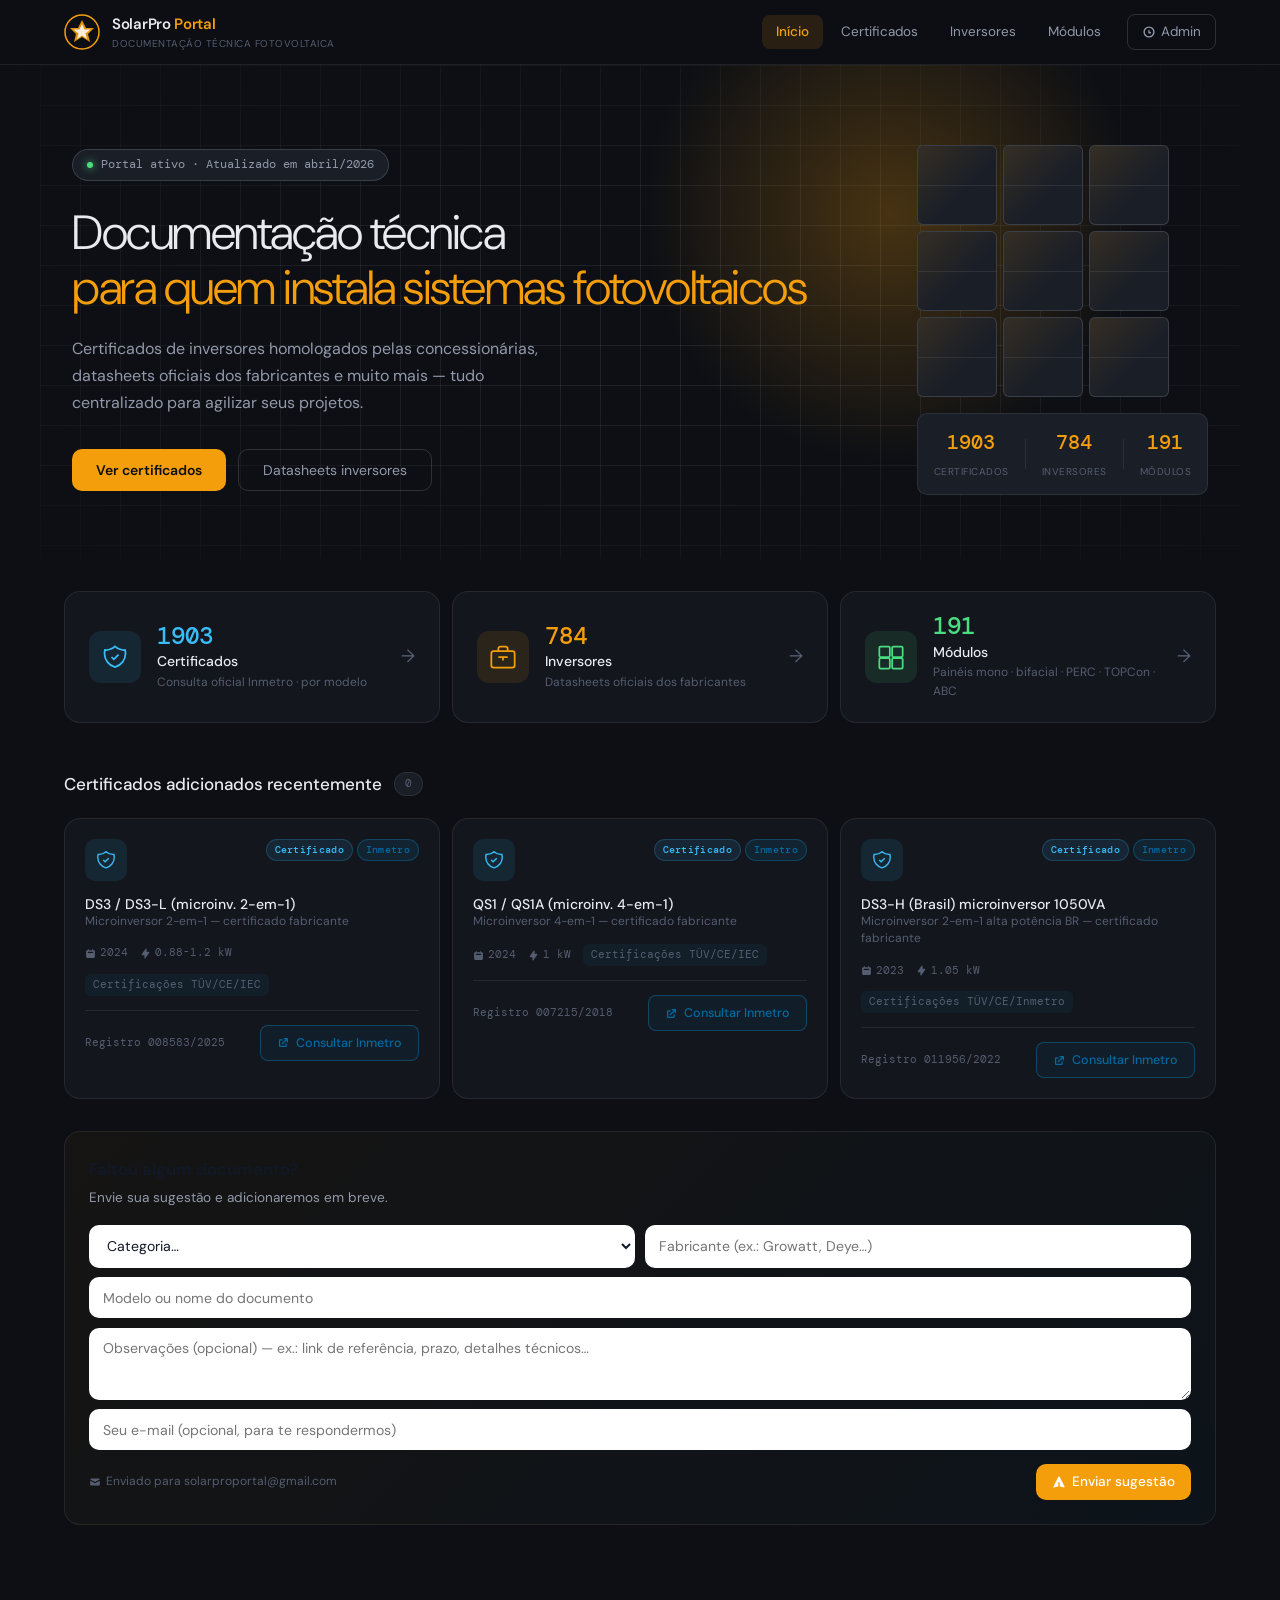
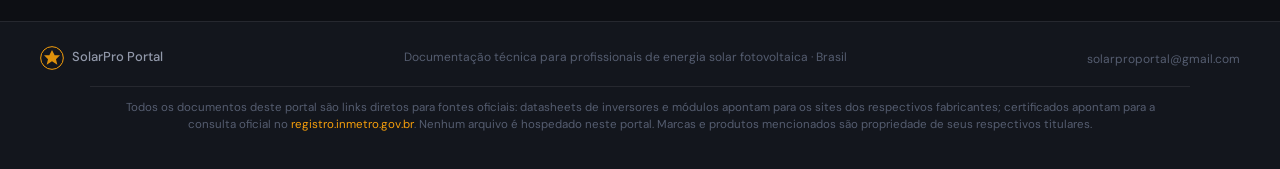
<file: index.html>
<!DOCTYPE html>
<html lang="pt-BR">
<head>
<meta charset="UTF-8">
<meta name="viewport" content="width=device-width, initial-scale=1.0">
<title>SolarPro Portal — Documentação Técnica Fotovoltaica</title>
<link rel="preconnect" href="https://fonts.googleapis.com">
<link href="https://fonts.googleapis.com/css2?family=DM+Sans:ital,wght@0,300;0,400;0,500;0,600;1,300&family=DM+Mono:wght@400;500&display=swap" rel="stylesheet">
<link rel="stylesheet" href="css/style.css">
</head>
<body>

<!-- NAVBAR -->
<nav class="navbar" id="navbar">
  <div class="nav-inner">
    <div class="logo">
      <div class="logo-mark">
        <svg viewBox="0 0 36 36" fill="none">
          <circle cx="18" cy="18" r="17" stroke="#F59E0B" stroke-width="1.5"/>
          <path d="M18 6 L22 14 L30 14 L24 20 L26 28 L18 23 L10 28 L12 20 L6 14 L14 14 Z" fill="#F59E0B" opacity="0.9"/>
          <path d="M18 10 L20.5 15.5 L26.5 15.5 L21.5 19.5 L23 25 L18 21.5 L13 25 L14.5 19.5 L9.5 15.5 L15.5 15.5 Z" fill="#ffffff" opacity="0.85"/>
        </svg>
      </div>
      <div class="logo-text">
        <span class="logo-name">SolarPro<span class="logo-accent"> Portal</span></span>
        <span class="logo-tagline">Documentação técnica fotovoltaica</span>
      </div>
    </div>
    <div class="nav-links">
      <a href="#" class="nav-link active" data-tab="home">Início</a>
      <a href="#" class="nav-link" data-tab="certs">Certificados</a>
      <a href="#" class="nav-link" data-tab="inversores">Inversores</a>
      <a href="#" class="nav-link" data-tab="modulos">Módulos</a>
      <a href="admin/index.html" class="nav-link nav-admin" target="_blank">
        <svg viewBox="0 0 20 20" fill="currentColor" width="14" height="14"><path d="M10 2a8 8 0 100 16A8 8 0 0010 2zm0 14a6 6 0 110-12 6 6 0 010 12zm0-9a1 1 0 00-1 1v3a1 1 0 001 1h2a1 1 0 100-2h-1V8a1 1 0 00-1-1z"/></svg>
        Admin
      </a>
    </div>
    <button class="hamburger" id="hamburger" aria-label="Menu">
      <span></span><span></span><span></span>
    </button>
  </div>
  <div class="mobile-menu" id="mobileMenu">
    <a href="#" class="mob-link active" data-tab="home">Início</a>
    <a href="#" class="mob-link" data-tab="certs">Certificados</a>
    <a href="#" class="mob-link" data-tab="inversores">Inversores</a>
    <a href="#" class="mob-link" data-tab="modulos">Módulos</a>
    <a href="admin/index.html" class="mob-link" target="_blank">Painel Admin</a>
  </div>
</nav>

<!-- ===== HOME ===== -->
<section id="tab-home" class="tab-section active">

  <div class="hero">
    <div class="hero-bg-grid"></div>
    <div class="hero-glow"></div>
    <div class="hero-content">
      <div class="hero-pill">
        <span class="pill-dot"></span>
        Portal ativo · Atualizado em abril/2026
      </div>
      <h1 class="hero-title">
        Documentação técnica<br>
        <em>para quem instala sistemas fotovoltaicos</em>
      </h1>
      <p class="hero-desc">
        Certificados de inversores homologados pelas concessionárias, datasheets oficiais dos fabricantes e muito mais — tudo centralizado para agilizar seus projetos.
      </p>
      <div class="hero-cta">
        <button class="btn-primary" data-tab="certs">Ver certificados</button>
        <button class="btn-ghost" data-tab="inversores">Datasheets inversores</button>
      </div>
    </div>
    <div class="hero-visual">
      <div class="solar-panel-viz">
        <div class="panel-grid">
          <div class="panel-cell" style="--d:0s"></div>
          <div class="panel-cell" style="--d:.1s"></div>
          <div class="panel-cell" style="--d:.2s"></div>
          <div class="panel-cell" style="--d:.05s"></div>
          <div class="panel-cell" style="--d:.15s"></div>
          <div class="panel-cell" style="--d:.25s"></div>
          <div class="panel-cell" style="--d:.1s"></div>
          <div class="panel-cell" style="--d:.2s"></div>
          <div class="panel-cell" style="--d:.3s"></div>
        </div>
        <div class="panel-stats">
          <div class="ps-item"><span class="ps-num" id="ps-certs">—</span><span class="ps-label">Certificados</span></div>
          <div class="ps-div"></div>
          <div class="ps-item"><span class="ps-num" id="ps-inv">—</span><span class="ps-label">Inversores</span></div>
          <div class="ps-div"></div>
          <div class="ps-item"><span class="ps-num" id="ps-mod">—</span><span class="ps-label">Módulos</span></div>
        </div>
      </div>
    </div>
  </div>

  <div class="container">

    <!-- Category Cards -->
    <div class="home-categories">
      <div class="cat-card cat-cert" data-tab="certs">
        <div class="cat-icon">
          <svg viewBox="0 0 24 24" fill="none" stroke="currentColor" stroke-width="1.5" width="28" height="28"><path d="M9 12l2 2 4-4m5.618-4.016A11.955 11.955 0 0112 2.944a11.955 11.955 0 01-8.618 3.04A12.02 12.02 0 003 9c0 5.591 3.824 10.29 9 11.622 5.176-1.332 9-6.03 9-11.622 0-1.042-.133-2.052-.382-3.016z"/></svg>
        </div>
        <div class="cat-info">
          <div class="cat-count" id="home-count-certs">—</div>
          <div class="cat-name">Certificados</div>
          <div class="cat-desc">Consulta oficial Inmetro · por modelo</div>
        </div>
        <div class="cat-arrow">→</div>
      </div>
      <div class="cat-card cat-inv" data-tab="inversores">
        <div class="cat-icon">
          <svg viewBox="0 0 24 24" fill="none" stroke="currentColor" stroke-width="1.5" width="28" height="28"><rect x="2" y="7" width="20" height="14" rx="2"/><path d="M16 7V5a2 2 0 00-2-2h-4a2 2 0 00-2 2v2M12 12v3M8 12h8"/></svg>
        </div>
        <div class="cat-info">
          <div class="cat-count" id="home-count-inv">—</div>
          <div class="cat-name">Inversores</div>
          <div class="cat-desc">Datasheets oficiais dos fabricantes</div>
        </div>
        <div class="cat-arrow">→</div>
      </div>
      <div class="cat-card cat-mod" data-tab="modulos">
        <div class="cat-icon">
          <svg viewBox="0 0 24 24" fill="none" stroke="currentColor" stroke-width="1.5" width="28" height="28"><rect x="2" y="3" width="9" height="9" rx="1"/><rect x="13" y="3" width="9" height="9" rx="1"/><rect x="2" y="13" width="9" height="9" rx="1"/><rect x="13" y="13" width="9" height="9" rx="1"/></svg>
        </div>
        <div class="cat-info">
          <div class="cat-count" id="home-count-mod">—</div>
          <div class="cat-name">Módulos</div>
          <div class="cat-desc">Painéis mono · bifacial · PERC · TOPCon · ABC</div>
        </div>
        <div class="cat-arrow">→</div>
      </div>
    </div>

    <!-- Recent Section -->
    <div class="section-head">
      <h2 class="section-title">Certificados adicionados recentemente</h2>
      <span class="section-badge" id="recent-badge">—</span>
    </div>
    <div class="card-grid" id="recent-grid">
      <div class="loading-state">
        <div class="spinner"></div>
        <span>Carregando certificados...</span>
      </div>
    </div>

    <!-- Suggest missing doc -->
    <div class="suggest-block">
      <div class="suggest-header">
        <div class="suggest-title">Faltou algum documento?</div>
        <div class="suggest-desc">Envie sua sugestão e adicionaremos em breve.</div>
      </div>
      <form class="suggest-form" id="suggest-form" novalidate>
        <div class="suggest-row">
          <select class="suggest-select" id="sf-category" required>
            <option value="">Categoria…</option>
            <option value="Certificado">Certificado</option>
            <option value="Inversor">Inversor</option>
            <option value="Módulo">Módulo</option>
            <option value="Outro">Outro</option>
          </select>
          <input type="text" class="suggest-input" id="sf-brand" placeholder="Fabricante (ex.: Growatt, Deye…)">
        </div>
        <input type="text" class="suggest-input" id="sf-model" placeholder="Modelo ou nome do documento" required>
        <textarea class="suggest-textarea" id="sf-message" placeholder="Observações (opcional) — ex.: link de referência, prazo, detalhes técnicos…"></textarea>
        <input type="email" class="suggest-input" id="sf-email" placeholder="Seu e-mail (opcional, para te respondermos)">
        <div class="suggest-actions">
          <span class="suggest-note">
            <svg viewBox="0 0 20 20" fill="currentColor" width="12" height="12"><path d="M2.003 5.884L10 9.882l7.997-3.998A2 2 0 0016 4H4a2 2 0 00-1.997 1.884z"/><path d="M18 8.118l-8 4-8-4V14a2 2 0 002 2h12a2 2 0 002-2V8.118z"/></svg>
            Enviado para solarproportal@gmail.com
          </span>
          <button type="submit" class="btn-suggest-submit" id="sf-submit">
            <svg viewBox="0 0 20 20" fill="currentColor" width="14" height="14"><path d="M10.894 2.553a1 1 0 00-1.788 0l-7 14a1 1 0 001.169 1.409l5-1.429A1 1 0 009 15.571V11a1 1 0 112 0v4.571a1 1 0 00.725.962l5 1.428a1 1 0 001.17-1.408l-7-14z"/></svg>
            Enviar sugestão
          </button>
        </div>
      </form>
    </div>
  </div>
</section>

<!-- ===== CERTIFICADOS ===== -->
<section id="tab-certs" class="tab-section">
  <div class="container">
    <div id="breadcrumb-certs"></div>
    <div class="page-header">
      <div>
        <h2 class="page-title" id="title-certs">Certificados de Inversores</h2>
        <p class="page-sub" id="sub-certs">Selecione um fabricante para ver os documentos</p>
      </div>
      <span class="page-count" id="cert-count">—</span>
    </div>
    <div class="info-bar">
      <div class="ib-icon"><svg viewBox="0 0 20 20" fill="currentColor" width="16" height="16"><path fill-rule="evenodd" d="M18 10a8 8 0 11-16 0 8 8 0 0116 0zm-7-4a1 1 0 11-2 0 1 1 0 012 0zM9 9a1 1 0 000 2v3a1 1 0 001 1h1a1 1 0 100-2v-3a1 1 0 00-1-1H9z"/></svg></div>
      <span>Cada certificado abre a <strong>consulta oficial no registro.inmetro.gov.br</strong> — sempre a versão vigente do registro. Certificados Inmetro são normalmente exigidos no protocolo de projetos junto às concessionárias.</span>
    </div>
    <div class="toolbar" id="toolbar-certs">
      <div class="search-wrap">
        <svg viewBox="0 0 20 20" fill="currentColor" width="16" height="16" class="search-icon"><path fill-rule="evenodd" d="M8 4a4 4 0 100 8 4 4 0 000-8zM2 8a6 6 0 1110.89 3.476l4.817 4.817a1 1 0 01-1.414 1.414l-4.816-4.816A6 6 0 012 8z"/></svg>
        <input type="text" id="search-certs" class="search-input" placeholder="Buscar por marca, modelo...">
      </div>
    </div>
    <div id="view-certs">
      <div class="loading-state"><div class="spinner"></div><span>Carregando...</span></div>
    </div>
  </div>
</section>

<!-- ===== INVERSORES ===== -->
<section id="tab-inversores" class="tab-section">
  <div class="container">
    <div id="breadcrumb-inversores"></div>
    <div class="page-header">
      <div>
        <h2 class="page-title" id="title-inversores">Datasheets de Inversores</h2>
        <p class="page-sub" id="sub-inversores">Selecione um fabricante para ver os datasheets oficiais</p>
      </div>
      <span class="page-count" id="inv-count">—</span>
    </div>
    <div class="info-bar">
      <div class="ib-icon"><svg viewBox="0 0 20 20" fill="currentColor" width="16" height="16"><path fill-rule="evenodd" d="M10 18a8 8 0 100-16 8 8 0 000 16zm3.707-9.293a1 1 0 00-1.414-1.414L9 10.586 7.707 9.293a1 1 0 00-1.414 1.414l2 2a1 1 0 001.414 0l4-4z"/></svg></div>
      <span>Links diretos para os datasheets oficiais de cada fabricante. Ao clicar em <strong>"Abrir datasheet"</strong>, você é redirecionado para a página oficial do produto — garantindo sempre a versão mais atualizada.</span>
    </div>
    <div class="toolbar" id="toolbar-inversores">
      <div class="search-wrap">
        <svg viewBox="0 0 20 20" fill="currentColor" width="16" height="16" class="search-icon"><path fill-rule="evenodd" d="M8 4a4 4 0 100 8 4 4 0 000-8zM2 8a6 6 0 1110.89 3.476l4.817 4.817a1 1 0 01-1.414 1.414l-4.816-4.816A6 6 0 012 8z"/></svg>
        <input type="text" id="search-inversores" class="search-input" placeholder="Buscar por marca, modelo, potência...">
      </div>
    </div>
    <div id="view-inversores">
      <div class="loading-state"><div class="spinner"></div><span>Carregando...</span></div>
    </div>
  </div>
</section>

<!-- ===== MÓDULOS ===== -->
<section id="tab-modulos" class="tab-section">
  <div class="container">
    <div id="breadcrumb-modulos"></div>
    <div class="page-header">
      <div>
        <h2 class="page-title" id="title-modulos">Datasheets de Módulos Fotovoltaicos</h2>
        <p class="page-sub" id="sub-modulos">Selecione um fabricante para ver os datasheets oficiais</p>
      </div>
      <span class="page-count" id="mod-count">—</span>
    </div>
    <div class="info-bar">
      <div class="ib-icon"><svg viewBox="0 0 20 20" fill="currentColor" width="16" height="16"><path fill-rule="evenodd" d="M10 18a8 8 0 100-16 8 8 0 000 16zm3.707-9.293a1 1 0 00-1.414-1.414L9 10.586 7.707 9.293a1 1 0 00-1.414 1.414l2 2a1 1 0 001.414 0l4-4z"/></svg></div>
      <span>Links diretos para os datasheets oficiais dos painéis fotovoltaicos. Ao clicar em <strong>"Abrir datasheet"</strong>, você é redirecionado para a página oficial do fabricante.</span>
    </div>
    <div class="toolbar" id="toolbar-modulos">
      <div class="search-wrap">
        <svg viewBox="0 0 20 20" fill="currentColor" width="16" height="16" class="search-icon"><path fill-rule="evenodd" d="M8 4a4 4 0 100 8 4 4 0 000-8zM2 8a6 6 0 1110.89 3.476l4.817 4.817a1 1 0 01-1.414 1.414l-4.816-4.816A6 6 0 012 8z"/></svg>
        <input type="text" id="search-modulos" class="search-input" placeholder="Buscar por fabricante, modelo, potência...">
      </div>
    </div>
    <div id="view-modulos">
      <div class="loading-state"><div class="spinner"></div><span>Carregando...</span></div>
    </div>
  </div>
</section>

<!-- FOOTER -->
<footer class="footer">
  <div class="footer-inner">
    <div class="footer-logo">
      <div class="logo-mark" style="width:24px;height:24px">
        <svg viewBox="0 0 36 36" fill="none"><circle cx="18" cy="18" r="17" stroke="#F59E0B" stroke-width="1.5"/><path d="M18 6 L22 14 L30 14 L24 20 L26 28 L18 23 L10 28 L12 20 L6 14 L14 14 Z" fill="#F59E0B" opacity="0.9"/></svg>
      </div>
      <span>SolarPro Portal</span>
    </div>
    <div class="footer-center">Documentação técnica para profissionais de energia solar fotovoltaica · Brasil</div>
    <div class="footer-right">
      <a href="mailto:solarproportal@gmail.com">solarproportal@gmail.com</a>
    </div>
  </div>
  <div class="footer-disclaimer">
    Todos os documentos deste portal são links diretos para fontes oficiais: datasheets de inversores e módulos apontam para os sites dos respectivos fabricantes; certificados apontam para a consulta oficial no <a href="http://registro.inmetro.gov.br/consulta/" target="_blank" rel="noopener">registro.inmetro.gov.br</a>. Nenhum arquivo é hospedado neste portal. Marcas e produtos mencionados são propriedade de seus respectivos titulares.
  </div>
</footer>

<!-- Toast notification -->
<div class="toast" id="toast"></div>

<!-- Scripts: primeiro os datasets estáticos, depois carregador, analytics e o app -->
<script src="js/dataset.js"></script>
<script src="js/dataset_certs.js"></script>
<script src="js/drive.js"></script>
<script src="js/analytics.js"></script>
<script src="js/app.js"></script>
</body>
</html>
</file>
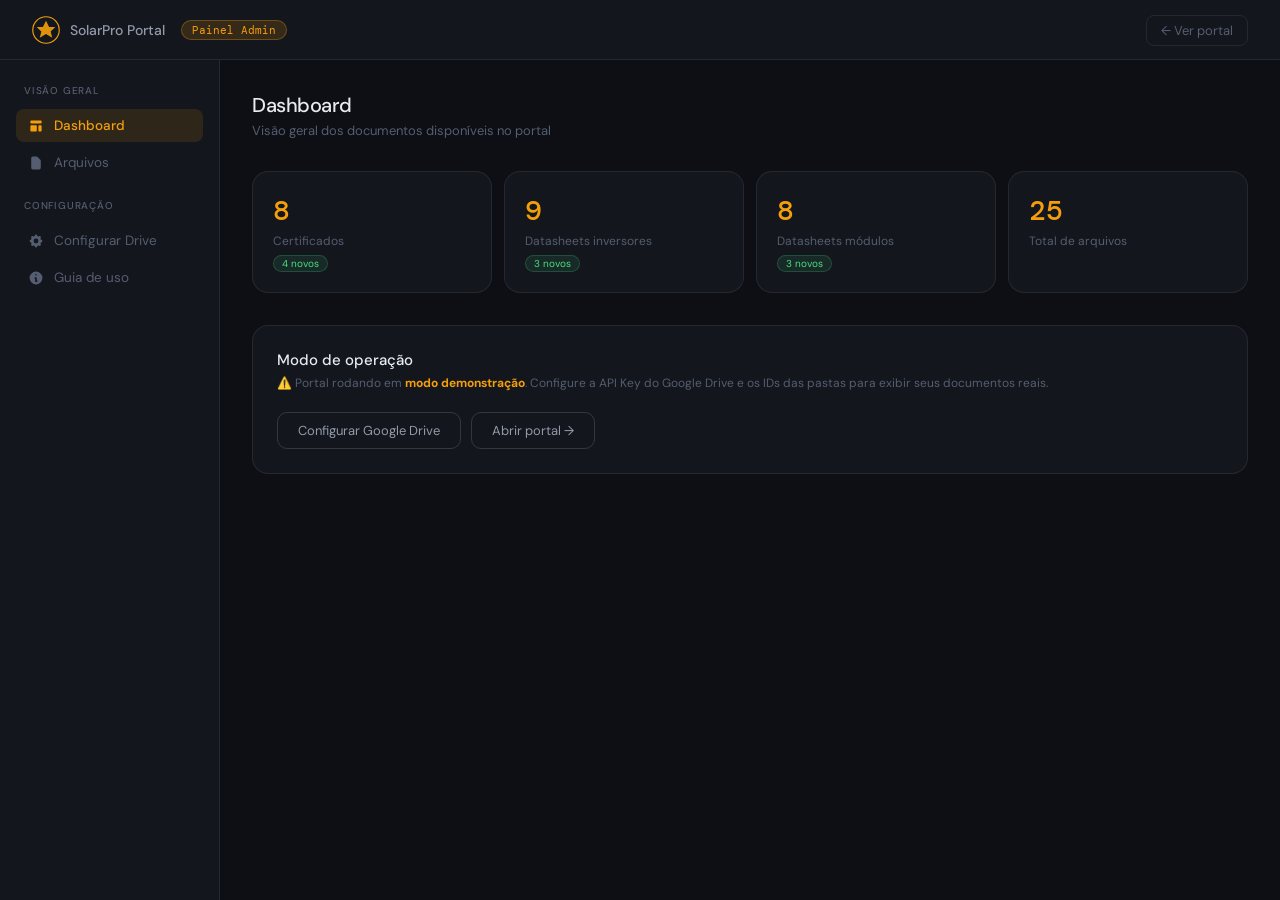
<file: admin/index.html>
<!DOCTYPE html>
<html lang="pt-BR">
<head>
<meta charset="UTF-8">
<meta name="viewport" content="width=device-width, initial-scale=1.0">
<title>SolarPro Portal — Painel Admin</title>
<link rel="preconnect" href="https://fonts.googleapis.com">
<link href="https://fonts.googleapis.com/css2?family=DM+Sans:wght@300;400;500;600&family=DM+Mono:wght@400;500&display=swap" rel="stylesheet">
<style>
*,*::before,*::after{box-sizing:border-box;margin:0;padding:0}
:root{
  --bg:#0d0f14;--bg2:#13161d;--bg3:#1a1e27;
  --border:rgba(255,255,255,0.08);--border2:rgba(255,255,255,0.14);
  --amber:#F59E0B;--amber2:#FCD34D;--amber-dim:rgba(245,158,11,0.12);
  --amber-glow:rgba(245,158,11,0.25);
  --blue:#38BDF8;--green:#4ADE80;--red:#f87171;
  --text:#E8EAF0;--text2:#9299AA;--text3:#555D70;
  --radius:10px;--radius-lg:16px;
}
body{font-family:'DM Sans',sans-serif;background:var(--bg);color:var(--text);min-height:100vh;font-size:15px}
::-webkit-scrollbar{width:5px}
::-webkit-scrollbar-thumb{background:var(--border2);border-radius:3px}

.topbar{
  background:var(--bg2);border-bottom:1px solid var(--border);
  padding:0 2rem;height:60px;
  display:flex;align-items:center;justify-content:space-between;
  position:sticky;top:0;z-index:100;
}
.tb-left{display:flex;align-items:center;gap:16px}
.tb-logo{display:flex;align-items:center;gap:10px;font-size:14px;font-weight:500;color:var(--text2)}
.tb-logo svg{width:28px;height:28px}
.tb-badge{
  background:rgba(245,158,11,0.15);border:1px solid rgba(245,158,11,0.3);
  color:var(--amber);font-size:11px;padding:2px 10px;border-radius:20px;
  font-family:'DM Mono',monospace;
}
.tb-right a{
  color:var(--text3);font-size:13px;text-decoration:none;
  padding:6px 14px;border:1px solid var(--border);border-radius:8px;
  transition:all .15s;
}
.tb-right a:hover{color:var(--text);border-color:var(--border2)}

.layout{display:flex;min-height:calc(100vh - 60px)}

.sidebar{
  width:220px;flex-shrink:0;
  background:var(--bg2);border-right:1px solid var(--border);
  padding:1.5rem 1rem;
  display:flex;flex-direction:column;gap:4px;
}
.sidebar-label{
  font-size:10px;text-transform:uppercase;letter-spacing:.8px;
  color:var(--text3);padding:0 8px;margin:1rem 0 .5rem;font-weight:500;
}
.sidebar-label:first-child{margin-top:0}
.slink{
  display:flex;align-items:center;gap:10px;
  padding:8px 12px;border-radius:8px;
  color:var(--text3);font-size:13.5px;cursor:pointer;
  transition:all .15s;border:none;background:none;
  width:100%;text-align:left;font-family:'DM Sans',sans-serif;
}
.slink:hover{background:var(--bg3);color:var(--text2)}
.slink.active{background:var(--amber-dim);color:var(--amber);font-weight:500}
.slink svg{width:16px;height:16px;flex-shrink:0}

.main{flex:1;padding:2rem;overflow-y:auto}

/* Panels */
.panel{display:none}
.panel.active{display:block}

.panel-title{font-size:20px;font-weight:500;margin-bottom:.25rem;letter-spacing:-.5px}
.panel-sub{font-size:13px;color:var(--text3);margin-bottom:2rem}

/* Stats row */
.stats-row{display:grid;grid-template-columns:repeat(auto-fit,minmax(160px,1fr));gap:12px;margin-bottom:2rem}
.stat-card{
  background:var(--bg2);border:1px solid var(--border);border-radius:var(--radius-lg);
  padding:1.25rem;
}
.stat-num{font-size:28px;font-weight:500;font-family:'DM Mono',monospace;color:var(--amber);margin-bottom:4px}
.stat-label{font-size:12px;color:var(--text3)}
.stat-badge{
  display:inline-block;font-size:10px;padding:1px 8px;
  border-radius:20px;margin-top:6px;
  background:rgba(74,222,128,0.1);color:var(--green);border:1px solid rgba(74,222,128,0.2);
}

/* Config panel */
.config-section{
  background:var(--bg2);border:1px solid var(--border);border-radius:var(--radius-lg);
  padding:1.5rem;margin-bottom:1.25rem;
}
.config-title{font-size:15px;font-weight:500;margin-bottom:.25rem}
.config-desc{font-size:12px;color:var(--text3);margin-bottom:1.25rem;line-height:1.5}
.form-row{display:flex;flex-direction:column;gap:.5rem;margin-bottom:1rem}
.form-label{font-size:12px;color:var(--text2);font-weight:500}
.form-input{
  width:100%;padding:9px 12px;
  background:var(--bg3);border:1px solid var(--border2);
  border-radius:var(--radius);color:var(--text);
  font-size:13.5px;font-family:'DM Sans',sans-serif;outline:none;
  transition:border-color .15s;
}
.form-input::placeholder{color:var(--text3)}
.form-input:focus{border-color:var(--amber)}
.form-hint{font-size:11px;color:var(--text3);line-height:1.5;font-family:'DM Mono',monospace}
.folder-grid{display:grid;grid-template-columns:repeat(auto-fit,minmax(220px,1fr));gap:12px;margin-top:.75rem}
.folder-item{background:var(--bg3);border:1px solid var(--border);border-radius:var(--radius);padding:1rem}
.folder-name{font-size:12px;font-weight:500;color:var(--text2);margin-bottom:.5rem;display:flex;align-items:center;gap:6px}
.folder-dot{width:6px;height:6px;border-radius:50%}
.folder-dot.cert{background:#38BDF8}
.folder-dot.inv{background:#F59E0B}
.folder-dot.mod{background:#4ADE80}

.btn-save{
  padding:10px 22px;background:var(--amber);color:#0d0f14;
  border:none;border-radius:var(--radius);font-size:13.5px;font-weight:600;
  cursor:pointer;transition:all .15s;font-family:'DM Sans',sans-serif;
}
.btn-save:hover{background:var(--amber2);transform:translateY(-1px)}
.btn-outline{
  padding:9px 20px;background:transparent;color:var(--text2);
  border:1px solid var(--border2);border-radius:var(--radius);
  font-size:13px;cursor:pointer;transition:all .15s;font-family:'DM Sans',sans-serif;
}
.btn-outline:hover{border-color:var(--amber);color:var(--amber)}

/* Step guide */
.step-guide{counter-reset:steps}
.step{
  display:flex;gap:1rem;padding:1rem 0;
  border-bottom:1px solid var(--border);
}
.step:last-child{border-bottom:none}
.step-num{
  width:28px;height:28px;border-radius:50%;
  background:var(--amber-dim);border:1px solid rgba(245,158,11,0.3);
  color:var(--amber);font-size:12px;font-weight:600;font-family:'DM Mono',monospace;
  display:flex;align-items:center;justify-content:center;flex-shrink:0;
}
.step-content{}
.step-title{font-size:14px;font-weight:500;margin-bottom:4px}
.step-desc{font-size:12.5px;color:var(--text2);line-height:1.6}
.step-desc code{
  font-family:'DM Mono',monospace;background:var(--bg3);
  border:1px solid var(--border);padding:1px 6px;border-radius:4px;font-size:11px;
}
.step-desc a{color:var(--amber);text-decoration:none}
.step-desc a:hover{text-decoration:underline}

/* Files panel */
.file-table{width:100%;border-collapse:collapse}
.file-table th{
  font-size:11px;color:var(--text3);text-align:left;
  padding:.5rem 1rem;border-bottom:1px solid var(--border);
  text-transform:uppercase;letter-spacing:.5px;font-weight:500;
}
.file-table td{padding:.75rem 1rem;border-bottom:1px solid var(--border);font-size:13.5px;vertical-align:middle}
.file-table tr:hover td{background:var(--bg3)}
.ft-badge{font-size:10px;padding:2px 8px;border-radius:20px;font-family:'DM Mono',monospace}
.ft-cert{background:rgba(56,189,248,0.1);color:#38BDF8}
.ft-inv{background:rgba(245,158,11,0.1);color:#F59E0B}
.ft-mod{background:rgba(74,222,128,0.1);color:#4ADE80}
.ft-new{background:rgba(239,68,68,0.1);color:#f87171}

/* Toast */
.toast{
  position:fixed;bottom:2rem;right:2rem;z-index:9999;
  background:var(--bg3);border:1px solid var(--border2);border-radius:var(--radius);
  padding:12px 20px;font-size:13.5px;color:var(--text);
  opacity:0;transform:translateY(8px);transition:all .25s;pointer-events:none;
  max-width:320px;
}
.toast.show{opacity:1;transform:translateY(0)}
.toast.ok{border-color:rgba(74,222,128,0.4)}
.toast.err{border-color:rgba(239,68,68,0.4)}

@media(max-width:768px){
  .layout{flex-direction:column}
  .sidebar{width:100%;flex-direction:row;flex-wrap:wrap;padding:1rem}
  .sidebar-label{display:none}
}
</style>
</head>
<body>

<div class="topbar">
  <div class="tb-left">
    <div class="tb-logo">
      <svg viewBox="0 0 36 36" fill="none"><circle cx="18" cy="18" r="17" stroke="#F59E0B" stroke-width="1.5"/><path d="M18 6 L22 14 L30 14 L24 20 L26 28 L18 23 L10 28 L12 20 L6 14 L14 14 Z" fill="#F59E0B" opacity="0.9"/></svg>
      SolarPro Portal
    </div>
    <span class="tb-badge">Painel Admin</span>
  </div>
  <div class="tb-right">
    <a href="../index.html">← Ver portal</a>
  </div>
</div>

<div class="layout">
  <aside class="sidebar">
    <div class="sidebar-label">Visão geral</div>
    <button class="slink active" onclick="showPanel('dashboard')">
      <svg viewBox="0 0 20 20" fill="currentColor"><path d="M3 4a1 1 0 011-1h12a1 1 0 011 1v2a1 1 0 01-1 1H4a1 1 0 01-1-1V4zM3 10a1 1 0 011-1h6a1 1 0 011 1v6a1 1 0 01-1 1H4a1 1 0 01-1-1v-6zM14 9a1 1 0 00-1 1v6a1 1 0 001 1h2a1 1 0 001-1v-6a1 1 0 00-1-1h-2z"/></svg>
      Dashboard
    </button>
    <button class="slink" onclick="showPanel('arquivos')">
      <svg viewBox="0 0 20 20" fill="currentColor"><path fill-rule="evenodd" d="M4 4a2 2 0 012-2h4.586A2 2 0 0112 2.586L15.414 6A2 2 0 0116 7.414V16a2 2 0 01-2 2H6a2 2 0 01-2-2V4z"/></svg>
      Arquivos
    </button>

    <div class="sidebar-label">Configuração</div>
    <button class="slink" onclick="showPanel('config')">
      <svg viewBox="0 0 20 20" fill="currentColor"><path fill-rule="evenodd" d="M11.49 3.17c-.38-1.56-2.6-1.56-2.98 0a1.532 1.532 0 01-2.286.948c-1.372-.836-2.942.734-2.106 2.106.54.886.061 2.042-.947 2.287-1.561.379-1.561 2.6 0 2.978a1.532 1.532 0 01.947 2.287c-.836 1.372.734 2.942 2.106 2.106a1.532 1.532 0 012.287.947c.379 1.561 2.6 1.561 2.978 0a1.533 1.533 0 012.287-.947c1.372.836 2.942-.734 2.106-2.106a1.533 1.533 0 01.947-2.287c1.561-.379 1.561-2.6 0-2.978a1.532 1.532 0 01-.947-2.287c.836-1.372-.734-2.942-2.106-2.106a1.532 1.532 0 01-2.287-.947zM10 13a3 3 0 100-6 3 3 0 000 6z"/></svg>
      Configurar Drive
    </button>
    <button class="slink" onclick="showPanel('guia')">
      <svg viewBox="0 0 20 20" fill="currentColor"><path fill-rule="evenodd" d="M18 10a8 8 0 11-16 0 8 8 0 0116 0zm-7-4a1 1 0 11-2 0 1 1 0 012 0zM9 9a1 1 0 000 2v3a1 1 0 001 1h1a1 1 0 100-2v-3a1 1 0 00-1-1H9z"/></svg>
      Guia de uso
    </button>
  </aside>

  <main class="main">

    <!-- DASHBOARD -->
    <div class="panel active" id="panel-dashboard">
      <div class="panel-title">Dashboard</div>
      <div class="panel-sub">Visão geral dos documentos disponíveis no portal</div>

      <div class="stats-row">
        <div class="stat-card">
          <div class="stat-num" id="dash-certs">—</div>
          <div class="stat-label">Certificados</div>
          <div class="stat-badge" id="dash-certs-new">— novos</div>
        </div>
        <div class="stat-card">
          <div class="stat-num" id="dash-inv">—</div>
          <div class="stat-label">Datasheets inversores</div>
          <div class="stat-badge" id="dash-inv-new">— novos</div>
        </div>
        <div class="stat-card">
          <div class="stat-num" id="dash-mod">—</div>
          <div class="stat-label">Datasheets módulos</div>
          <div class="stat-badge" id="dash-mod-new">— novos</div>
        </div>
        <div class="stat-card">
          <div class="stat-num" id="dash-total">—</div>
          <div class="stat-label">Total de arquivos</div>
        </div>
      </div>

      <div class="config-section">
        <div class="config-title">Modo de operação</div>
        <div class="config-desc" id="dash-mode-desc">Verificando configuração...</div>
        <div style="display:flex;gap:10px;flex-wrap:wrap">
          <button class="btn-outline" onclick="showPanel('config')">Configurar Google Drive</button>
          <a href="../index.html" class="btn-outline" style="text-decoration:none;display:inline-block">Abrir portal →</a>
        </div>
      </div>
    </div>

    <!-- ARQUIVOS -->
    <div class="panel" id="panel-arquivos">
      <div class="panel-title">Arquivos</div>
      <div class="panel-sub">Lista de todos os documentos carregados no portal</div>

      <div style="display:flex;gap:10px;margin-bottom:1.5rem;flex-wrap:wrap">
        <button class="chip active" onclick="filterArquivos('todos',this)">Todos</button>
        <button class="chip" onclick="filterArquivos('cert',this)">Certificados</button>
        <button class="chip" onclick="filterArquivos('inv',this)">Inversores</button>
        <button class="chip" onclick="filterArquivos('mod',this)">Módulos</button>
      </div>

      <div style="background:var(--bg2);border:1px solid var(--border);border-radius:var(--radius-lg);overflow:auto">
        <table class="file-table">
          <thead>
            <tr>
              <th>Nome do arquivo</th>
              <th>Categoria</th>
              <th>Marca</th>
              <th>Tamanho</th>
              <th>Data</th>
              <th>Status</th>
            </tr>
          </thead>
          <tbody id="files-tbody">
            <tr><td colspan="6" style="text-align:center;color:var(--text3);padding:2rem">Carregando...</td></tr>
          </tbody>
        </table>
      </div>
    </div>

    <!-- CONFIG -->
    <div class="panel" id="panel-config">
      <div class="panel-title">Configurar Google Drive</div>
      <div class="panel-sub">Conecte o portal à conta <strong>solarproportal@gmail.com</strong></div>

      <div class="config-section">
        <div class="config-title">1. Google Drive API Key</div>
        <div class="config-desc">
          A API Key permite que o portal leia os arquivos públicos do seu Drive sem login.
          Obtenha em <a href="https://console.cloud.google.com" target="_blank" style="color:var(--amber)">console.cloud.google.com</a>
          → APIs &amp; Services → Credentials → Create Credentials → API Key.
          Depois restrinja à Google Drive API.
        </div>
        <div class="form-row">
          <label class="form-label">API Key</label>
          <input type="text" class="form-input" id="cfg-apikey" placeholder="AIzaSy...">
          <div class="form-hint">Esta chave ficará no arquivo js/drive.js do seu servidor</div>
        </div>
      </div>

      <div class="config-section">
        <div class="config-title">2. IDs das Pastas do Drive</div>
        <div class="config-desc">
          No Google Drive (solarproportal@gmail.com), crie 3 pastas e compartilhe cada uma como
          <strong style="color:var(--text)">"Qualquer pessoa com o link pode visualizar"</strong>.
          Copie o ID da URL de cada pasta e cole abaixo.
        </div>
        <div class="folder-grid">
          <div class="folder-item">
            <div class="folder-name"><div class="folder-dot cert"></div>Certificados</div>
            <input type="text" class="form-input" id="cfg-folder-certs" placeholder="1BxiMVs0XRA5nFMdKvBdBZjgmUUqptlbs...">
          </div>
          <div class="folder-item">
            <div class="folder-name"><div class="folder-dot inv"></div>Inversores</div>
            <input type="text" class="form-input" id="cfg-folder-inv" placeholder="1BxiMVs0XRA5nFMdKvBdBZjgmUUqptlbs...">
          </div>
          <div class="folder-item">
            <div class="folder-name"><div class="folder-dot mod"></div>Módulos</div>
            <input type="text" class="form-input" id="cfg-folder-mod" placeholder="1BxiMVs0XRA5nFMdKvBdBZjgmUUqptlbs...">
          </div>
        </div>
      </div>

      <div class="config-section">
        <div class="config-title">3. Nomenclatura dos arquivos</div>
        <div class="config-desc">
          Para que o portal identifique a marca e o modelo automaticamente, use o padrão:<br><br>
          <code>MARCA_MODELO_TIPO.pdf</code><br><br>
          Exemplos:<br>
          <code>Growatt_MIN6000TL_Certificado.pdf</code><br>
          <code>Deye_SUN6K_SG03LP1_Datasheet.pdf</code><br>
          <code>Canadian_HiKu6_550W_Datasheet.pdf</code><br><br>
          Você também pode adicionar uma <strong style="color:var(--text)">descrição</strong> ao arquivo no Drive (clique com botão direito → Detalhes → Descrição) para aparecer no card do portal.
        </div>
      </div>

      <div style="display:flex;gap:12px;flex-wrap:wrap">
        <button class="btn-save" onclick="saveConfig()">Salvar configuração</button>
        <button class="btn-outline" onclick="testConnection()">Testar conexão</button>
      </div>

      <div id="cfg-output" style="margin-top:1.5rem;display:none">
        <div class="config-section">
          <div class="config-title">Código gerado — cole em js/drive.js</div>
          <pre id="cfg-code" style="font-family:'DM Mono',monospace;font-size:12px;color:var(--text2);white-space:pre-wrap;line-height:1.6;margin-top:.75rem;background:var(--bg3);padding:1rem;border-radius:var(--radius);border:1px solid var(--border)"></pre>
        </div>
      </div>
    </div>

    <!-- GUIA -->
    <div class="panel" id="panel-guia">
      <div class="panel-title">Guia de uso</div>
      <div class="panel-sub">Como configurar e usar o SolarPro Portal</div>

      <div class="config-section">
        <div class="config-title">Passo a passo para colocar o site no ar</div>
        <div class="step-guide">
          <div class="step">
            <div class="step-num">1</div>
            <div class="step-content">
              <div class="step-title">Criar conta no Google Cloud</div>
              <div class="step-desc">
                Acesse <a href="https://console.cloud.google.com" target="_blank">console.cloud.google.com</a> com a conta <code>solarproportal@gmail.com</code>.
                Crie um novo projeto (ex: "SolarPro Portal").
                Ative a <strong>Google Drive API</strong> em APIs &amp; Services → Library.
              </div>
            </div>
          </div>
          <div class="step">
            <div class="step-num">2</div>
            <div class="step-content">
              <div class="step-title">Gerar API Key</div>
              <div class="step-desc">
                Em APIs &amp; Services → Credentials → Create Credentials → API Key.
                Após criar, clique em "Restrict Key" e selecione <strong>Google Drive API</strong>.
                Copie a chave gerada.
              </div>
            </div>
          </div>
          <div class="step">
            <div class="step-num">3</div>
            <div class="step-content">
              <div class="step-title">Criar pastas no Google Drive</div>
              <div class="step-desc">
                No Google Drive da conta <code>solarproportal@gmail.com</code>, crie 3 pastas:
                <code>Certificados</code>, <code>Inversores</code> e <code>Módulos</code>.
                Para cada pasta: botão direito → Compartilhar → "Qualquer pessoa com o link" → Visualizador.
                Copie o ID de cada pasta da URL.
              </div>
            </div>
          </div>
          <div class="step">
            <div class="step-num">4</div>
            <div class="step-content">
              <div class="step-title">Configurar o portal</div>
              <div class="step-desc">
                Acesse o painel <strong>Configurar Drive</strong> ao lado, insira a API Key e os IDs das pastas.
                Clique em "Salvar configuração" e copie o código gerado para o arquivo <code>js/drive.js</code>.
              </div>
            </div>
          </div>
          <div class="step">
            <div class="step-num">5</div>
            <div class="step-content">
              <div class="step-title">Hospedar o site</div>
              <div class="step-desc">
                Opção gratuita: <a href="https://pages.github.com" target="_blank">GitHub Pages</a> — crie um repositório público, suba todos os arquivos do portal e ative o GitHub Pages nas configurações.<br>
                Ou use qualquer hospedagem de arquivos estáticos: Netlify, Vercel, Cloudflare Pages, ou hospedagem compartilhada convencional.
              </div>
            </div>
          </div>
          <div class="step">
            <div class="step-num">6</div>
            <div class="step-content">
              <div class="step-title">Adicionar documentos</div>
              <div class="step-desc">
                Para adicionar novos arquivos, basta fazer upload no Google Drive nas pastas correspondentes.
                O portal lê o Drive em tempo real — não é necessário alterar código.
                Nomeie os arquivos como <code>MARCA_MODELO_TIPO.pdf</code> para melhor organização.
              </div>
            </div>
          </div>
        </div>
      </div>

      <div class="config-section">
        <div class="config-title">Dúvidas ou suporte</div>
        <div class="config-desc" style="margin-bottom:.75rem">Entre em contato pelo e-mail do portal:</div>
        <a href="mailto:solarproportal@gmail.com" style="color:var(--amber);font-size:14px">solarproportal@gmail.com</a>
      </div>
    </div>

  </main>
</div>

<div class="toast" id="toast"></div>

<script>
// Load data from parent
const DEMO = {
  certs:[
    {title:'Growatt MIN 3000-6000TL-X',category:'cert',brand:'Growatt',size:'1.2 MB',date:'Mar/2026',isNew:true},
    {title:'Growatt SPH 3000-10000TL BL-UP',category:'cert',brand:'Growatt',size:'890 KB',date:'Jan/2026',isNew:false},
    {title:'Fronius Primo GEN24 Plus',category:'cert',brand:'Fronius',size:'2.1 MB',date:'Fev/2026',isNew:false},
    {title:'Deye SUN-6K-SG03LP1',category:'cert',brand:'Deye',size:'1.4 MB',date:'Jan/2026',isNew:false},
    {title:'SAJ R5 Series 3-6kW',category:'cert',brand:'SAJ',size:'950 KB',date:'Abr/2026',isNew:true},
    {title:'SMA Sunny Boy 3.0-5.0',category:'cert',brand:'SMA',size:'1.8 MB',date:'Fev/2026',isNew:false},
    {title:'Huawei SUN2000-5KTL-M1',category:'cert',brand:'Huawei',size:'2.0 MB',date:'Mar/2026',isNew:true},
    {title:'GoodWe GW5000-ET',category:'cert',brand:'GoodWe',size:'1.6 MB',date:'Abr/2026',isNew:true},
  ],
  inversores:[
    {title:'Growatt MIN 3000-6000TL-X',category:'inv',brand:'Growatt',size:'3.4 MB',date:'Jan/2026',isNew:false},
    {title:'Growatt SPH 5000TL BL-UP',category:'inv',brand:'Growatt',size:'2.9 MB',date:'Mar/2026',isNew:true},
    {title:'Fronius Primo GEN24 5.0',category:'inv',brand:'Fronius',size:'4.2 MB',date:'Fev/2026',isNew:false},
    {title:'Deye SUN-12K-SG04LP3',category:'inv',brand:'Deye',size:'3.1 MB',date:'Abr/2026',isNew:true},
    {title:'SMA Sunny Tripower 10.0',category:'inv',brand:'SMA',size:'5.0 MB',date:'Jan/2026',isNew:false},
    {title:'Huawei SUN2000-5KTL-M1',category:'inv',brand:'Huawei',size:'2.7 MB',date:'Mar/2026',isNew:false},
    {title:'SAJ R5-5K-T2',category:'inv',brand:'SAJ',size:'2.2 MB',date:'Fev/2026',isNew:false},
    {title:'GoodWe GW5000-ET',category:'inv',brand:'GoodWe',size:'3.8 MB',date:'Abr/2026',isNew:true},
    {title:'WEG SIW500H M020',category:'inv',brand:'WEG',size:'4.5 MB',date:'Mar/2026',isNew:false},
  ],
  modulos:[
    {title:'Canadian Solar HiKu6 CS6W-550MS',category:'mod',brand:'Canadian Solar',size:'1.8 MB',date:'Mar/2026',isNew:false},
    {title:'BYD BYD415B10-51HZA',category:'mod',brand:'BYD',size:'1.2 MB',date:'Abr/2026',isNew:true},
    {title:'Longi Solar Hi-MO 6 LR5-72HTH',category:'mod',brand:'Longi',size:'2.0 MB',date:'Jan/2026',isNew:false},
    {title:'Trina Solar Vertex S TSM-440DE09',category:'mod',brand:'Trina',size:'1.5 MB',date:'Fev/2026',isNew:false},
    {title:'JA Solar JAM72S30-545/MR',category:'mod',brand:'JA Solar',size:'1.9 MB',date:'Abr/2026',isNew:true},
    {title:'Risen Solar RSM120-8-600M',category:'mod',brand:'Risen',size:'2.3 MB',date:'Mar/2026',isNew:false},
    {title:'Jinko Solar Tiger Neo JKM580N',category:'mod',brand:'Jinko Solar',size:'2.1 MB',date:'Fev/2026',isNew:false},
    {title:'LONGi Hi-MO X6 LR5-54HTH',category:'mod',brand:'Longi',size:'1.7 MB',date:'Abr/2026',isNew:true},
  ]
};

const ALL = [...DEMO.certs, ...DEMO.inversores, ...DEMO.modulos];
let currentFilter = 'todos';

function showPanel(id) {
  document.querySelectorAll('.panel').forEach(p => p.classList.remove('active'));
  document.querySelectorAll('.slink').forEach(s => s.classList.remove('active'));
  document.getElementById('panel-'+id).classList.add('active');
  event.currentTarget.classList.add('active');
}

function toast(msg, type='') {
  const t = document.getElementById('toast');
  t.textContent = msg;
  t.className = 'toast show ' + type;
  setTimeout(() => t.className='toast', 3000);
}

// Dashboard
function initDashboard() {
  const nc = DEMO.certs.length, ni = DEMO.inversores.length, nm = DEMO.modulos.length;
  document.getElementById('dash-certs').textContent = nc;
  document.getElementById('dash-inv').textContent = ni;
  document.getElementById('dash-mod').textContent = nm;
  document.getElementById('dash-total').textContent = nc+ni+nm;
  document.getElementById('dash-certs-new').textContent = DEMO.certs.filter(d=>d.isNew).length + ' novos';
  document.getElementById('dash-inv-new').textContent = DEMO.inversores.filter(d=>d.isNew).length + ' novos';
  document.getElementById('dash-mod-new').textContent = DEMO.modulos.filter(d=>d.isNew).length + ' novos';
  document.getElementById('dash-mode-desc').innerHTML =
    '⚠️ Portal rodando em <strong style="color:#F59E0B">modo demonstração</strong>. ' +
    'Configure a API Key do Google Drive e os IDs das pastas para exibir seus documentos reais.';
}

// Files table
function renderFilesTable(filter) {
  const list = filter === 'todos' ? ALL : ALL.filter(d => d.category === filter);
  const catLabel = {cert:'Certificado', inv:'Inversor', mod:'Módulo'};
  const tbody = document.getElementById('files-tbody');
  tbody.innerHTML = list.map(d => `
    <tr>
      <td><span style="font-weight:500">${d.title}</span></td>
      <td><span class="ft-badge ft-${d.category}">${catLabel[d.category]}</span></td>
      <td style="color:var(--text2)">${d.brand}</td>
      <td style="font-family:'DM Mono',monospace;font-size:12px;color:var(--text3)">${d.size}</td>
      <td style="font-family:'DM Mono',monospace;font-size:12px;color:var(--text3)">${d.date}</td>
      <td>${d.isNew ? '<span class="ft-badge ft-new">Novo</span>' : '<span style="font-size:12px;color:var(--text3)">—</span>'}</td>
    </tr>
  `).join('');
}

function filterArquivos(f, btn) {
  currentFilter = f;
  document.querySelectorAll('.panel-arquivos .chip, #panel-arquivos .chip').forEach(c => c.classList.remove('active'));
  // Simple: use the buttons
  document.querySelectorAll('#panel-arquivos button.chip').forEach(c => {
    c.classList.toggle('active', c.textContent.toLowerCase().includes(f) || (f==='todos' && c.textContent==='Todos'));
  });
  renderFilesTable(f);
}

// Config
function saveConfig() {
  const key = document.getElementById('cfg-apikey').value.trim();
  const fc = document.getElementById('cfg-folder-certs').value.trim();
  const fi = document.getElementById('cfg-folder-inv').value.trim();
  const fm = document.getElementById('cfg-folder-mod').value.trim();

  if (!key || !fc || !fi || !fm) {
    toast('Preencha todos os campos antes de salvar', 'err'); return;
  }
  const code = `const DRIVE_CONFIG = {
  API_KEY: '${key}',
  FOLDERS: {
    certificados: '${fc}',
    inversores:   '${fi}',
    modulos:      '${fm}',
  },
  FIELDS: 'files(id,name,size,modifiedTime,mimeType,description,webViewLink,webContentLink)',
};`;
  document.getElementById('cfg-code').textContent = code;
  document.getElementById('cfg-output').style.display = 'block';
  toast('✅ Código gerado! Copie e cole no arquivo js/drive.js', 'ok');
}

async function testConnection() {
  const key = document.getElementById('cfg-apikey').value.trim();
  const fc = document.getElementById('cfg-folder-certs').value.trim();
  if (!key || !fc) { toast('Insira a API Key e pelo menos o ID da pasta de Certificados', 'err'); return; }

  toast('Testando conexão com o Drive...');
  try {
    const url = `https://www.googleapis.com/drive/v3/files?q=${encodeURIComponent("'"+fc+"' in parents")}&key=${key}&pageSize=1`;
    const res = await fetch(url);
    const data = await res.json();
    if (data.error) throw new Error(data.error.message);
    toast('✅ Conexão com o Drive bem-sucedida!', 'ok');
  } catch(e) {
    toast('❌ Erro: ' + e.message, 'err');
  }
}

// chip style for arquivos filter
const chipStyle = `.chip{padding:5px 14px;border-radius:20px;font-size:12px;border:1px solid var(--border);background:var(--bg2);color:var(--text3);cursor:pointer;transition:all .15s}
.chip:hover{border-color:var(--border2);color:var(--text2)}
.chip.active{background:var(--amber-dim);border-color:rgba(245,158,11,0.4);color:var(--amber);font-weight:500}`;
const s = document.createElement('style');
s.textContent = chipStyle;
document.head.appendChild(s);

initDashboard();
renderFilesTable('todos');
</script>
</body>
</html>
</file>
<file: css/style.css>
/* ========================================
   SolarPro Portal — Stylesheet
   Fonte: DM Sans + DM Mono
   Tema: Industrial Solar — escuro com âmbar
   ======================================== */

*, *::before, *::after { box-sizing: border-box; margin: 0; padding: 0; }

:root {
  --bg:         #0d0f14;
  --bg2:        #13161d;
  --bg3:        #1a1e27;
  --border:     rgba(255,255,255,0.08);
  --border2:    rgba(255,255,255,0.14);
  --amber:      #F59E0B;
  --amber2:     #FCD34D;
  --amber-dim:  rgba(245,158,11,0.12);
  --amber-glow: rgba(245,158,11,0.25);
  --blue:       #38BDF8;
  --green:      #4ADE80;
  /* Texto sobre fundo escuro (header, navbar, hero) */
  --text:       #E8EAF0;
  --text2:      #9299AA;
  --text3:      #555D70;
  /* Texto sobre fundo branco (cards, listas) */
  --text1:      #111827;
  --text-card:  #1F2937;
  --text-card-2:#6B7280;
  --cert-color: #38BDF8;
  --cert-bg:    rgba(56,189,248,0.1);
  --inv-color:  #F59E0B;
  --inv-bg:     rgba(245,158,11,0.1);
  --mod-color:  #4ADE80;
  --mod-bg:     rgba(74,222,128,0.1);
  --radius:     10px;
  --radius-lg:  16px;
  --shadow:     0 4px 24px rgba(0,0,0,0.4);
}

html { scroll-behavior: smooth; }
body {
  font-family: 'DM Sans', sans-serif;
  background: var(--bg);
  color: var(--text);
  min-height: 100vh;
  line-height: 1.6;
  font-size: 15px;
}

/* ---- SCROLLBAR ---- */
::-webkit-scrollbar { width: 6px; }
::-webkit-scrollbar-track { background: var(--bg); }
::-webkit-scrollbar-thumb { background: var(--border2); border-radius: 3px; }

/* ===== NAVBAR ===== */
.navbar {
  position: sticky;
  top: 0;
  z-index: 200;
  background: rgba(13,15,20,0.85);
  backdrop-filter: blur(12px);
  border-bottom: 1px solid var(--border);
}
.nav-inner {
  max-width: 1200px;
  margin: 0 auto;
  padding: 0 1.5rem;
  height: 64px;
  display: flex;
  align-items: center;
  gap: 2rem;
}
.logo { display: flex; align-items: center; gap: 12px; text-decoration: none; }
.logo-mark { width: 36px; height: 36px; flex-shrink: 0; }
.logo-name { display: block; font-size: 15px; font-weight: 600; color: var(--text); letter-spacing: -0.3px; }
.logo-accent { color: var(--amber); }
.logo-tagline { display: block; font-size: 10px; color: var(--text3); font-weight: 400; letter-spacing: .5px; text-transform: uppercase; }
.nav-links { display: flex; align-items: center; gap: 4px; margin-left: auto; }
.nav-link {
  padding: 6px 14px;
  border-radius: 8px;
  font-size: 13.5px;
  color: var(--text2);
  text-decoration: none;
  transition: all .18s;
  font-weight: 400;
  display: flex; align-items: center; gap: 5px;
}
.nav-link:hover { color: var(--text); background: var(--bg3); }
.nav-link.active { color: var(--amber); background: var(--amber-dim); font-weight: 500; }
.nav-admin {
  margin-left: 8px;
  border: 1px solid var(--border2);
  color: var(--text2);
}
.nav-admin:hover { border-color: var(--amber); color: var(--amber); background: var(--amber-dim); }
.hamburger {
  display: none;
  flex-direction: column;
  gap: 5px;
  background: none;
  border: none;
  cursor: pointer;
  padding: 6px;
  margin-left: auto;
}
.hamburger span { display: block; width: 22px; height: 1.5px; background: var(--text2); border-radius: 2px; transition: all .2s; }
.mobile-menu {
  display: none;
  flex-direction: column;
  background: var(--bg2);
  border-top: 1px solid var(--border);
  padding: .75rem 1.5rem;
  gap: 4px;
}
.mobile-menu.open { display: flex; }
.mob-link {
  padding: 10px 14px;
  border-radius: 8px;
  color: var(--text2);
  text-decoration: none;
  font-size: 14px;
  transition: all .15s;
}
.mob-link:hover, .mob-link.active { color: var(--amber); background: var(--amber-dim); }

@media(max-width:768px){
  .nav-links { display: none; }
  .hamburger { display: flex; }
}

/* ===== TABS ===== */
.tab-section { display: none; }
.tab-section.active { display: block; }

/* ===== HERO ===== */
.hero {
  position: relative;
  overflow: hidden;
  padding: 5rem 2rem 4rem;
  display: flex;
  align-items: center;
  gap: 3rem;
  max-width: 1200px;
  margin: 0 auto;
  min-height: 480px;
}
.hero-bg-grid {
  position: absolute;
  inset: 0;
  background-image:
    linear-gradient(var(--border) 1px, transparent 1px),
    linear-gradient(90deg, var(--border) 1px, transparent 1px);
  background-size: 40px 40px;
  mask-image: radial-gradient(ellipse 80% 80% at 50% 50%, black 20%, transparent 100%);
  pointer-events: none;
}
.hero-glow {
  position: absolute;
  width: 500px; height: 500px;
  border-radius: 50%;
  background: radial-gradient(circle, var(--amber-glow) 0%, transparent 70%);
  top: -100px; right: 100px;
  pointer-events: none;
}
.hero-content { flex: 1; position: relative; z-index: 1; }
.hero-pill {
  display: inline-flex;
  align-items: center;
  gap: 8px;
  border: 1px solid var(--border2);
  background: var(--bg3);
  padding: 5px 14px;
  border-radius: 20px;
  font-size: 12px;
  color: var(--text2);
  margin-bottom: 1.5rem;
  font-family: 'DM Mono', monospace;
}
.pill-dot { width: 6px; height: 6px; border-radius: 50%; background: var(--green); box-shadow: 0 0 8px var(--green); animation: pulse 2s infinite; }
@keyframes pulse { 0%,100%{opacity:1}50%{opacity:.4} }
.hero-title {
  font-size: clamp(2rem, 4vw, 3rem);
  font-weight: 300;
  line-height: 1.15;
  letter-spacing: -1.5px;
  color: var(--text);
  margin-bottom: 1.25rem;
}
.hero-title em { font-style: normal; color: var(--amber); }
.hero-desc { font-size: 16px; color: var(--text2); max-width: 480px; line-height: 1.7; margin-bottom: 2rem; }
.hero-cta { display: flex; gap: 12px; flex-wrap: wrap; }
.btn-primary {
  padding: 11px 24px;
  background: var(--amber);
  color: #0d0f14;
  border: none;
  border-radius: var(--radius);
  font-size: 14px;
  font-weight: 600;
  cursor: pointer;
  transition: all .18s;
  font-family: 'DM Sans', sans-serif;
}
.btn-primary:hover { background: var(--amber2); transform: translateY(-1px); box-shadow: 0 8px 24px var(--amber-glow); }
.btn-ghost {
  padding: 11px 24px;
  background: transparent;
  color: var(--text2);
  border: 1px solid var(--border2);
  border-radius: var(--radius);
  font-size: 14px;
  cursor: pointer;
  transition: all .18s;
  font-family: 'DM Sans', sans-serif;
}
.btn-ghost:hover { border-color: var(--amber); color: var(--amber); background: var(--amber-dim); }

/* Hero visual */
.hero-visual { flex-shrink: 0; position: relative; z-index: 1; }
.solar-panel-viz { display: flex; flex-direction: column; gap: 16px; }
.panel-grid {
  display: grid;
  grid-template-columns: repeat(3, 80px);
  grid-template-rows: repeat(3, 80px);
  gap: 6px;
}
.panel-cell {
  background: var(--bg3);
  border: 1px solid var(--border2);
  border-radius: 6px;
  position: relative;
  overflow: hidden;
  animation: cellPulse 3s ease-in-out infinite;
  animation-delay: var(--d);
}
.panel-cell::before {
  content: '';
  position: absolute;
  inset: 0;
  background: linear-gradient(135deg, var(--amber-dim) 0%, transparent 60%);
}
.panel-cell::after {
  content: '';
  position: absolute;
  top: 50%; left: 0; right: 0;
  height: 1px;
  background: var(--border);
}
@keyframes cellPulse {
  0%,100%{ border-color: var(--border2); box-shadow: none; }
  50%{ border-color: rgba(245,158,11,0.4); box-shadow: 0 0 12px var(--amber-dim); }
}
.panel-stats {
  display: flex;
  align-items: center;
  background: var(--bg3);
  border: 1px solid var(--border);
  border-radius: var(--radius);
  padding: 12px 16px;
  gap: 16px;
}
.ps-item { text-align: center; }
.ps-num { display: block; font-size: 20px; font-weight: 500; color: var(--amber); font-family: 'DM Mono', monospace; }
.ps-label { font-size: 10px; color: var(--text3); text-transform: uppercase; letter-spacing: .5px; }
.ps-div { width: 1px; height: 30px; background: var(--border); }

@media(max-width:900px){ .hero-visual { display: none; } .hero { justify-content: center; } }

/* ===== CONTAINER ===== */
.container { max-width: 1200px; margin: 0 auto; padding: 2rem 1.5rem; }

/* ===== INFO BAR ===== */
.info-bar {
  display: flex;
  align-items: flex-start;
  gap: 10px;
  background: rgba(56,189,248,0.06);
  border: 1px solid rgba(56,189,248,0.2);
  border-radius: var(--radius);
  padding: 12px 16px;
  font-size: 13px;
  color: var(--text2);
  margin-bottom: 2rem;
  line-height: 1.5;
}
.ib-icon { color: var(--blue); flex-shrink: 0; margin-top: 1px; }
.info-bar strong { color: var(--text); }

/* ===== HOME CATEGORIES ===== */
.home-categories {
  display: grid;
  grid-template-columns: repeat(auto-fit, minmax(280px, 1fr));
  gap: 12px;
  margin-bottom: 3rem;
}
.cat-card {
  display: flex;
  align-items: center;
  gap: 1rem;
  padding: 1.25rem 1.5rem;
  background: var(--bg2);
  border: 1px solid var(--border);
  border-radius: var(--radius-lg);
  cursor: pointer;
  transition: all .2s;
  text-decoration: none;
}
.cat-card:hover { border-color: var(--border2); transform: translateY(-2px); box-shadow: var(--shadow); }
.cat-card.cat-cert:hover { border-color: rgba(56,189,248,0.4); background: rgba(56,189,248,0.05); }
.cat-card.cat-inv:hover { border-color: rgba(245,158,11,0.4); background: rgba(245,158,11,0.05); }
.cat-card.cat-mod:hover { border-color: rgba(74,222,128,0.4); background: rgba(74,222,128,0.05); }
.cat-icon {
  width: 52px; height: 52px;
  border-radius: 12px;
  display: flex; align-items: center; justify-content: center;
  flex-shrink: 0;
}
.cat-cert .cat-icon { background: var(--cert-bg); color: var(--cert-color); }
.cat-inv .cat-icon { background: var(--inv-bg); color: var(--inv-color); }
.cat-mod .cat-icon { background: var(--mod-bg); color: var(--mod-color); }
.cat-info { flex: 1; }
.cat-count { font-size: 24px; font-weight: 500; font-family: 'DM Mono', monospace; color: var(--text); line-height: 1.2; }
.cat-cert .cat-count { color: var(--cert-color); }
.cat-inv .cat-count { color: var(--inv-color); }
.cat-mod .cat-count { color: var(--mod-color); }
.cat-name { font-size: 14px; font-weight: 500; color: var(--text); }
.cat-desc { font-size: 12px; color: var(--text3); }
.cat-arrow { font-size: 18px; color: var(--text3); transition: transform .2s; }
.cat-card:hover .cat-arrow { transform: translateX(4px); color: var(--text2); }

/* ===== SECTION HEAD ===== */
.section-head { display: flex; align-items: center; gap: 12px; margin-bottom: 1.25rem; }
.section-title { font-size: 17px; font-weight: 500; }
.section-badge {
  font-size: 11px;
  font-family: 'DM Mono', monospace;
  background: var(--bg3);
  border: 1px solid var(--border);
  color: var(--text3);
  padding: 2px 10px;
  border-radius: 20px;
}

/* ===== PAGE HEADER ===== */
.page-header {
  display: flex;
  align-items: flex-start;
  justify-content: space-between;
  margin-bottom: 1.5rem;
  gap: 1rem;
  flex-wrap: wrap;
}
.page-title { font-size: 22px; font-weight: 500; letter-spacing: -0.5px; margin-bottom: 4px; }
.page-sub { font-size: 13px; color: var(--text3); }
.page-count {
  font-size: 12px;
  font-family: 'DM Mono', monospace;
  background: var(--amber-dim);
  border: 1px solid rgba(245,158,11,0.3);
  color: var(--amber);
  padding: 4px 14px;
  border-radius: 20px;
  white-space: nowrap;
  align-self: center;
}

/* ===== TOOLBAR ===== */
.toolbar {
  display: flex;
  align-items: center;
  flex-wrap: wrap;
  gap: 12px;
  margin-bottom: 1.5rem;
}
.search-wrap {
  position: relative;
  flex: 1;
  min-width: 220px;
  max-width: 380px;
}
.search-icon { position: absolute; left: 12px; top: 50%; transform: translateY(-50%); color: var(--text3); pointer-events: none; }
.search-input {
  width: 100%;
  padding: 9px 12px 9px 38px;
  background: var(--bg2);
  border: 1px solid var(--border);
  border-radius: var(--radius);
  color: var(--text);
  font-size: 13.5px;
  font-family: 'DM Sans', sans-serif;
  outline: none;
  transition: border-color .15s;
}
.search-input::placeholder { color: var(--text3); }
.search-input:focus { border-color: var(--amber); }
.filter-chips { display: flex; flex-wrap: wrap; gap: 6px; }
.chip {
  padding: 5px 14px;
  border-radius: 20px;
  font-size: 12px;
  border: 1px solid var(--border);
  background: var(--bg2);
  color: var(--text3);
  cursor: pointer;
  transition: all .15s;
  white-space: nowrap;
}
.chip:hover { border-color: var(--border2); color: var(--text2); }
.chip.active { background: var(--amber-dim); border-color: rgba(245,158,11,0.4); color: var(--amber); font-weight: 500; }

/* ===== CARD GRID ===== */
.card-grid {
  display: grid;
  grid-template-columns: repeat(auto-fill, minmax(300px, 1fr));
  gap: 12px;
}
.doc-card {
  background: var(--bg2);
  border: 1px solid var(--border);
  border-radius: var(--radius-lg);
  padding: 1.25rem;
  transition: all .2s;
  display: flex;
  flex-direction: column;
  gap: .875rem;
}
.doc-card:hover { border-color: var(--border2); transform: translateY(-1px); box-shadow: var(--shadow); }
.doc-card-top { display: flex; align-items: flex-start; justify-content: space-between; gap: .75rem; }
.doc-icon {
  width: 42px; height: 42px;
  border-radius: 10px;
  display: flex; align-items: center; justify-content: center;
  flex-shrink: 0;
}
.doc-icon.cert { background: var(--cert-bg); color: var(--cert-color); }
.doc-icon.inv { background: var(--inv-bg); color: var(--inv-color); }
.doc-icon.mod { background: var(--mod-bg); color: var(--mod-color); }
.doc-badges { display: flex; flex-wrap: wrap; gap: 4px; justify-content: flex-end; }
.badge {
  font-size: 10px;
  padding: 2px 8px;
  border-radius: 20px;
  font-weight: 500;
  font-family: 'DM Mono', monospace;
  letter-spacing: .3px;
}
.badge-cert { background: var(--cert-bg); color: var(--cert-color); border: 1px solid rgba(56,189,248,0.2); }
.badge-inv { background: var(--inv-bg); color: var(--inv-color); border: 1px solid rgba(245,158,11,0.2); }
.badge-mod { background: var(--mod-bg); color: var(--mod-color); border: 1px solid rgba(74,222,128,0.2); }
.badge-new { background: rgba(239,68,68,0.1); color: #f87171; border: 1px solid rgba(239,68,68,0.2); }
.doc-title { font-size: 14px; font-weight: 500; line-height: 1.3; color: var(--text); }
.doc-sub { font-size: 12px; color: var(--text3); line-height: 1.45; }
.doc-meta { display: flex; flex-wrap: wrap; gap: 12px; }
.meta-tag {
  display: flex;
  align-items: center;
  gap: 4px;
  font-size: 11px;
  color: var(--text3);
  font-family: 'DM Mono', monospace;
}
.meta-tag svg { width: 11px; height: 11px; }
.doc-footer {
  display: flex;
  align-items: center;
  justify-content: space-between;
  padding-top: .875rem;
  border-top: 1px solid var(--border);
}
.doc-size { font-size: 11px; color: var(--text3); font-family: 'DM Mono', monospace; }
.btn-download {
  display: flex;
  align-items: center;
  gap: 6px;
  padding: 7px 16px;
  background: var(--amber-dim);
  border: 1px solid rgba(245,158,11,0.3);
  border-radius: 8px;
  color: var(--amber);
  font-size: 12.5px;
  font-weight: 500;
  cursor: pointer;
  transition: all .15s;
  text-decoration: none;
  font-family: 'DM Sans', sans-serif;
}
.btn-download:hover { background: var(--amber); color: #0d0f14; border-color: var(--amber); }
.btn-download svg { width: 13px; height: 13px; }
.btn-download.downloading { opacity: .7; pointer-events: none; }
.btn-download.done { background: rgba(74,222,128,0.1); border-color: rgba(74,222,128,0.3); color: var(--green); }

/* ===== LOADING / EMPTY ===== */
.loading-state {
  grid-column: 1/-1;
  display: flex;
  align-items: center;
  justify-content: center;
  gap: 12px;
  padding: 3rem;
  color: var(--text3);
  font-size: 14px;
}
.spinner {
  width: 20px; height: 20px;
  border: 2px solid var(--border2);
  border-top-color: var(--amber);
  border-radius: 50%;
  animation: spin .7s linear infinite;
}
@keyframes spin { to { transform: rotate(360deg); } }
.empty-state {
  grid-column: 1/-1;
  text-align: center;
  padding: 3rem;
  color: var(--text3);
  font-size: 14px;
}

/* ===== SUGGEST BLOCK ===== */
.suggest-block {
  margin-top: 3rem;
  background: var(--bg2);
  border: 1px solid var(--border);
  border-radius: var(--radius-lg);
  padding: 1.5rem;
}
.suggest-inner { display: flex; align-items: center; justify-content: space-between; flex-wrap: wrap; gap: 1rem; }
.suggest-title { font-size: 15px; font-weight: 500; margin-bottom: 4px; }
.suggest-desc { font-size: 13px; color: var(--text3); }
.btn-suggest {
  padding: 10px 22px;
  background: var(--bg3);
  border: 1px solid var(--border2);
  border-radius: var(--radius);
  color: var(--text2);
  font-size: 13.5px;
  cursor: pointer;
  text-decoration: none;
  white-space: nowrap;
  transition: all .15s;
  font-family: 'DM Sans', sans-serif;
}
.btn-suggest:hover { border-color: var(--amber); color: var(--amber); }

/* ===== FOOTER ===== */
.footer {
  border-top: 1px solid var(--border);
  background: var(--bg2);
  padding: 1.5rem;
  margin-top: 4rem;
}
.footer-inner {
  max-width: 1200px;
  margin: 0 auto;
  display: flex;
  align-items: center;
  justify-content: space-between;
  flex-wrap: wrap;
  gap: 1rem;
}
.footer-logo { display: flex; align-items: center; gap: 8px; font-size: 13px; font-weight: 500; color: var(--text2); }
.footer-center { font-size: 12px; color: var(--text3); text-align: center; flex: 1; }
.footer-right a { font-size: 12px; color: var(--text3); text-decoration: none; }
.footer-right a:hover { color: var(--amber); }

/* ===== TOAST ===== */
.toast {
  position: fixed;
  bottom: 2rem;
  right: 2rem;
  z-index: 9999;
  background: var(--bg3);
  border: 1px solid var(--border2);
  border-radius: var(--radius);
  padding: 12px 20px;
  font-size: 13.5px;
  color: var(--text);
  box-shadow: var(--shadow);
  opacity: 0;
  transform: translateY(8px);
  transition: all .25s;
  pointer-events: none;
  max-width: 340px;
}
.toast.show { opacity: 1; transform: translateY(0); }
.toast.success { border-color: rgba(74,222,128,0.4); }
.toast.error { border-color: rgba(239,68,68,0.4); }

@media(max-width:600px){
  .hero { padding: 3rem 1.25rem 2.5rem; }
  .container { padding: 1.5rem 1rem; }
  .cat-card { flex-direction: column; align-items: flex-start; gap: .75rem; }
  .cat-arrow { display: none; }
  .footer-center, .footer-right { display: none; }
}

/* ===========================================================
   Extensões v7 (abril/2026)
   - navegação fabricante → docs
   - diferenciação visual entre PDF hospedado e link externo
   - formulário de sugestão interativo
   - disclaimer no footer
   =========================================================== */

/* ===== BREADCRUMB ===== */
.breadcrumb {
  display: flex;
  align-items: center;
  gap: 0.5rem;
  margin-bottom: 1rem;
  font-size: 0.85rem;
  color: var(--text2);
}
.breadcrumb a {
  color: var(--amber);
  text-decoration: none;
  cursor: pointer;
  font-weight: 500;
}
.breadcrumb a:hover { text-decoration: underline; }
.breadcrumb .bc-sep { color: var(--text3); }
.breadcrumb .bc-current { color: var(--text1); font-weight: 500; }

/* ===== GRID DE FABRICANTES ===== */
.brand-grid {
  display: grid;
  grid-template-columns: repeat(auto-fill, minmax(240px, 1fr));
  gap: 0.75rem;
  margin-top: 1rem;
}

.brand-card {
  display: flex;
  align-items: center;
  gap: 0.75rem;
  padding: 1rem;
  background: var(--card-bg, #ffffff);
  border: 1px solid var(--border, #e5e7eb);
  border-radius: 12px;
  cursor: pointer;
  transition: all 0.2s ease;
  text-align: left;
  font-family: inherit;
  color: inherit;
  width: 100%;
}
.brand-card:hover {
  border-color: var(--amber);
  transform: translateY(-2px);
  box-shadow: 0 4px 12px rgba(245,158,11,0.12);
}
.brand-avatar {
  width: 44px;
  height: 44px;
  border-radius: 10px;
  background: linear-gradient(135deg, var(--amber), #f97316);
  color: #fff;
  display: flex;
  align-items: center;
  justify-content: center;
  font-weight: 600;
  font-size: 0.9rem;
  flex-shrink: 0;
  letter-spacing: 0.02em;
}
.brand-card.cat-cert .brand-avatar {
  background: linear-gradient(135deg, #0EA5E9, #0284c7);
}
.brand-card.cat-mod .brand-avatar {
  background: linear-gradient(135deg, #16A34A, #15803d);
}
.brand-info {
  flex: 1;
  min-width: 0;
}
.brand-name {
  font-size: 0.95rem;
  font-weight: 600;
  color: var(--text-card);
  margin-bottom: 2px;
  white-space: nowrap;
  overflow: hidden;
  text-overflow: ellipsis;
}
.brand-count {
  font-size: 0.75rem;
  color: var(--text-card-2);
}
.brand-arrow {
  color: var(--text3);
  font-size: 1.2rem;
  transition: all 0.2s;
  flex-shrink: 0;
}
.brand-card:hover .brand-arrow {
  color: var(--amber);
  transform: translateX(3px);
}

/* ===== BADGE "OFICIAL" (link externo) ===== */
.badge-external {
  background: rgba(14, 165, 233, 0.1);
  color: #0369a1;
  border: 1px solid rgba(14, 165, 233, 0.25);
}

/* ===== BOTÃO "Abrir datasheet" (link externo) ===== */
.btn-download.btn-external {
  background: rgba(14, 165, 233, 0.06);
  border-color: rgba(14, 165, 233, 0.3);
  color: #0369a1;
}
.btn-download.btn-external:hover {
  background: #0EA5E9;
  color: #fff;
  border-color: #0EA5E9;
}

/* ===== FORMULÁRIO DE SUGESTÃO ===== */
.suggest-block {
  margin-top: 2rem;
  padding: 1.5rem;
  background: linear-gradient(135deg, rgba(245, 158, 11, 0.04), rgba(14, 165, 233, 0.03));
  border: 1px solid var(--border, #e5e7eb);
  border-radius: 16px;
}
.suggest-header { margin-bottom: 1rem; }
.suggest-title {
  font-size: 1.05rem;
  font-weight: 600;
  color: var(--text1);
  margin-bottom: 0.25rem;
}
.suggest-desc {
  font-size: 0.85rem;
  color: var(--text2);
}
.suggest-form {
  display: flex;
  flex-direction: column;
  gap: 0.6rem;
}
.suggest-row {
  display: grid;
  grid-template-columns: 1fr 1fr;
  gap: 0.6rem;
}
@media (max-width: 640px) {
  .suggest-row { grid-template-columns: 1fr; }
}
.suggest-input, .suggest-select, .suggest-textarea {
  width: 100%;
  padding: 0.65rem 0.8rem;
  border: 1px solid var(--border, #e5e7eb);
  border-radius: 10px;
  background: #fff;
  font-family: inherit;
  font-size: 0.88rem;
  color: var(--text1);
  transition: border-color 0.2s;
  box-sizing: border-box;
}
.suggest-input:focus, .suggest-select:focus, .suggest-textarea:focus {
  outline: none;
  border-color: var(--amber);
  box-shadow: 0 0 0 3px rgba(245,158,11,0.1);
}
.suggest-textarea {
  resize: vertical;
  min-height: 72px;
  font-family: inherit;
}
.suggest-actions {
  display: flex;
  justify-content: space-between;
  align-items: center;
  gap: 0.75rem;
  margin-top: 0.25rem;
  flex-wrap: wrap;
}
.suggest-note {
  font-size: 0.75rem;
  color: var(--text3);
  display: inline-flex;
  align-items: center;
  gap: 0.3rem;
}
.btn-suggest-submit {
  display: inline-flex;
  align-items: center;
  gap: 0.4rem;
  padding: 0.6rem 1rem;
  background: var(--amber);
  color: #fff;
  border: none;
  border-radius: 10px;
  font-family: inherit;
  font-size: 0.85rem;
  font-weight: 500;
  cursor: pointer;
  transition: all 0.2s;
}
.btn-suggest-submit:hover {
  background: #d97706;
  transform: translateY(-1px);
}

/* ===== FOOTER DISCLAIMER ===== */
.footer-disclaimer {
  max-width: 1100px;
  margin: 1rem auto 0;
  padding: 0.75rem 1.5rem;
  font-size: 0.72rem;
  color: var(--text3);
  line-height: 1.5;
  text-align: center;
  border-top: 1px solid var(--border, #e5e7eb);
}
.footer-disclaimer a {
  color: var(--amber);
  text-decoration: none;
}
.footer-disclaimer a:hover { text-decoration: underline; }

/* ===== EMPTY STATE ===== */
.empty-state {
  padding: 3rem 1rem;
  text-align: center;
  color: var(--text3);
  font-size: 0.9rem;
  background: rgba(0,0,0,0.02);
  border-radius: 12px;
}

/* ===== AJUSTES NO INFO-BAR (links clicáveis) ===== */
.info-bar a {
  color: var(--amber);
  text-decoration: none;
}
.info-bar a:hover { text-decoration: underline; }

/* ===== META TAG DE PORTARIA (certificados) ===== */
.meta-portaria {
  font-size: 0.7rem !important;
  color: var(--text3) !important;
  background: rgba(14,165,233,0.06) !important;
  padding: 2px 8px !important;
  border-radius: 6px;
}
.meta-portaria span {
  font-family: inherit !important;
}

/* ===== BADGE INMETRO vs TÜV (certificados) ===== */
/* Inmetro = padrão badge-external (azul claro) */
/* TÜV/fabricante = laranja amber claro */
.badge-external:has(+ *), 
.doc-card[data-cat="cert"] .badge-external {
  /* mantém estilo padrão Inmetro */
}

/* Diferenciação leve quando é TÜV — usa o texto do badge pra indicar visualmente */
/* (sem JS extra: a diferenciação visual primária está no rodapé do card e no botão) */
</file>
